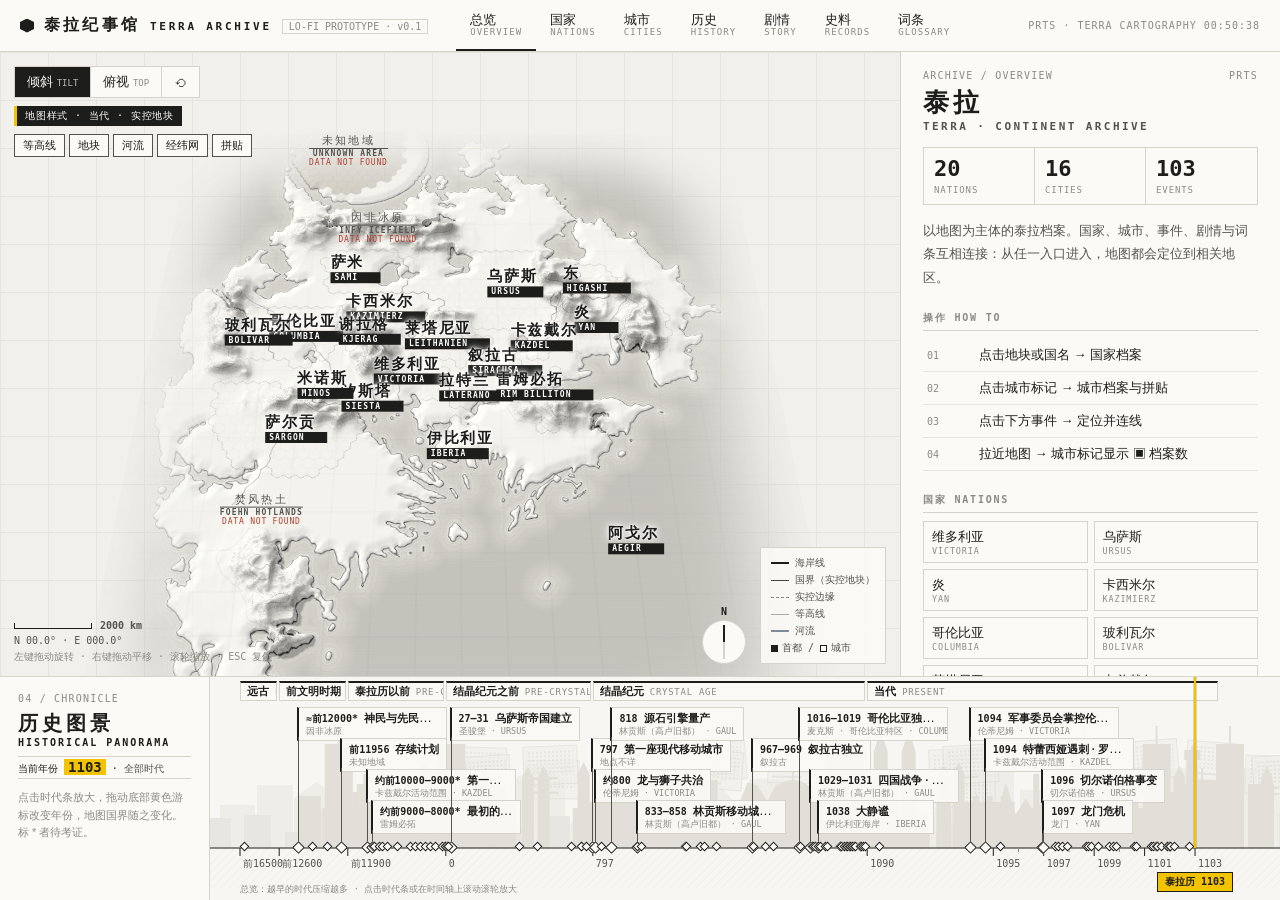
<file: prototype/index.html>
<!doctype html>
<html lang="zh-CN">
<head>
<meta charset="utf-8">
<meta name="viewport" content="width=device-width, initial-scale=1">
<title>泰拉纪事馆 · TERRA ARCHIVE</title>
<link rel="stylesheet" href="style.css">
<script type="importmap">
{ "imports": {
  "three": "./vendor/three/three.module.js",
  "three/addons/": "./vendor/three/addons/"
} }
</script>
</head>
<body>
<div id="app">
  <header id="top">
    <div class="brand">
      <span class="mark"></span>
      <b>泰拉纪事馆</b><span class="en">TERRA ARCHIVE</span>
      <span class="ver">LO-FI PROTOTYPE · v0.1</span>
    </div>
    <nav id="nav">
      <button data-tab="map" class="on">总览<i>OVERVIEW</i></button>
      <button data-tab="nations">国家<i>NATIONS</i></button>
      <button data-tab="cities">城市<i>CITIES</i></button>
      <button data-tab="events">历史<i>HISTORY</i></button>
      <button data-tab="story">剧情<i>STORY</i></button>
      <button data-tab="gazette">史料<i>RECORDS</i></button>
      <button data-tab="glossary">词条<i>GLOSSARY</i></button>
    </nav>
    <div class="sys">PRTS · TERRA CARTOGRAPHY <span id="clock"></span></div>
  </header>

  <main id="map">
    <div id="gl"></div>
    <div id="labels"></div>
    <div id="frags"></div>

    <div id="hud-tl" class="hud">
      <div class="seg" id="view-seg">
        <button data-view="tilt" class="on">倾斜 <i>TILT</i></button>
        <button data-view="top">俯视 <i>TOP</i></button>
        <button data-view="reset" title="复位">⟲</button>
      </div>
      <div id="era-style" class="era-style mono">地图样式 · 当代</div>
      <div class="chips" id="layers">
        <button data-layer="contour" class="on">等高线</button>
        <button data-layer="hex" class="on">地块</button>
        <button data-layer="river" class="on">河流</button>
        <button data-layer="grid" class="on">经纬网</button>
        <button data-layer="collage" class="on">拼贴</button>
      </div>
    </div>

    <div id="hud-bl" class="hud mono">
      <div class="scale"><span id="scale-bar"></span><b id="scale-txt">500 km</b></div>
      <div id="coord">N 00.0° · E 000.0°</div>
      <div class="hint">左键拖动旋转 · 右键拖动平移 · 滚轮缩放 · ESC 复位</div>
    </div>

    <div id="hud-br" class="hud">
      <div id="compass"><span>N</span><i></i></div>
      <ul class="legend mono">
        <li><i class="lg-coast"></i>海岸线</li>
        <li><i class="lg-border"></i>国界（实控地块）</li>
        <li><i class="lg-dash"></i>实控边缘</li>
        <li><i class="lg-contour"></i>等高线</li>
        <li><i class="lg-river"></i>河流</li>
        <li><i class="lg-cap"></i>首都 / <i class="lg-city"></i>城市</li>
      </ul>
    </div>

    <div id="tip"></div>
    <div id="loading"><div><b>PRTS</b> 正在载入测绘数据 …</div></div>
  </main>

  <aside id="panel"></aside>

  <section id="timeline">
    <div id="tl-head">
      <div class="no mono">04 / CHRONICLE</div>
      <h2>历史图景</h2>
      <div class="en">HISTORICAL PANORAMA</div>
      <div class="range mono">当前年份 <b id="tl-year">1103</b> · <span id="tl-range">全部时代</span></div>
      <p>点击时代条放大，拖动底部黄色游标改变年份，地图国界随之变化。标 * 者待考证。</p>
    </div>
    <div id="tl-track">
      <div id="tl-bg"></div>
      <svg id="tl-axis"></svg>
      <div id="tl-nodes"></div>
    </div>
  </section>

  <svg id="overlay"></svg>
  <section id="paper" hidden></section>
</div>
<script type="module" src="js/main.js?v=2"></script>
</body>
</html>
</file>
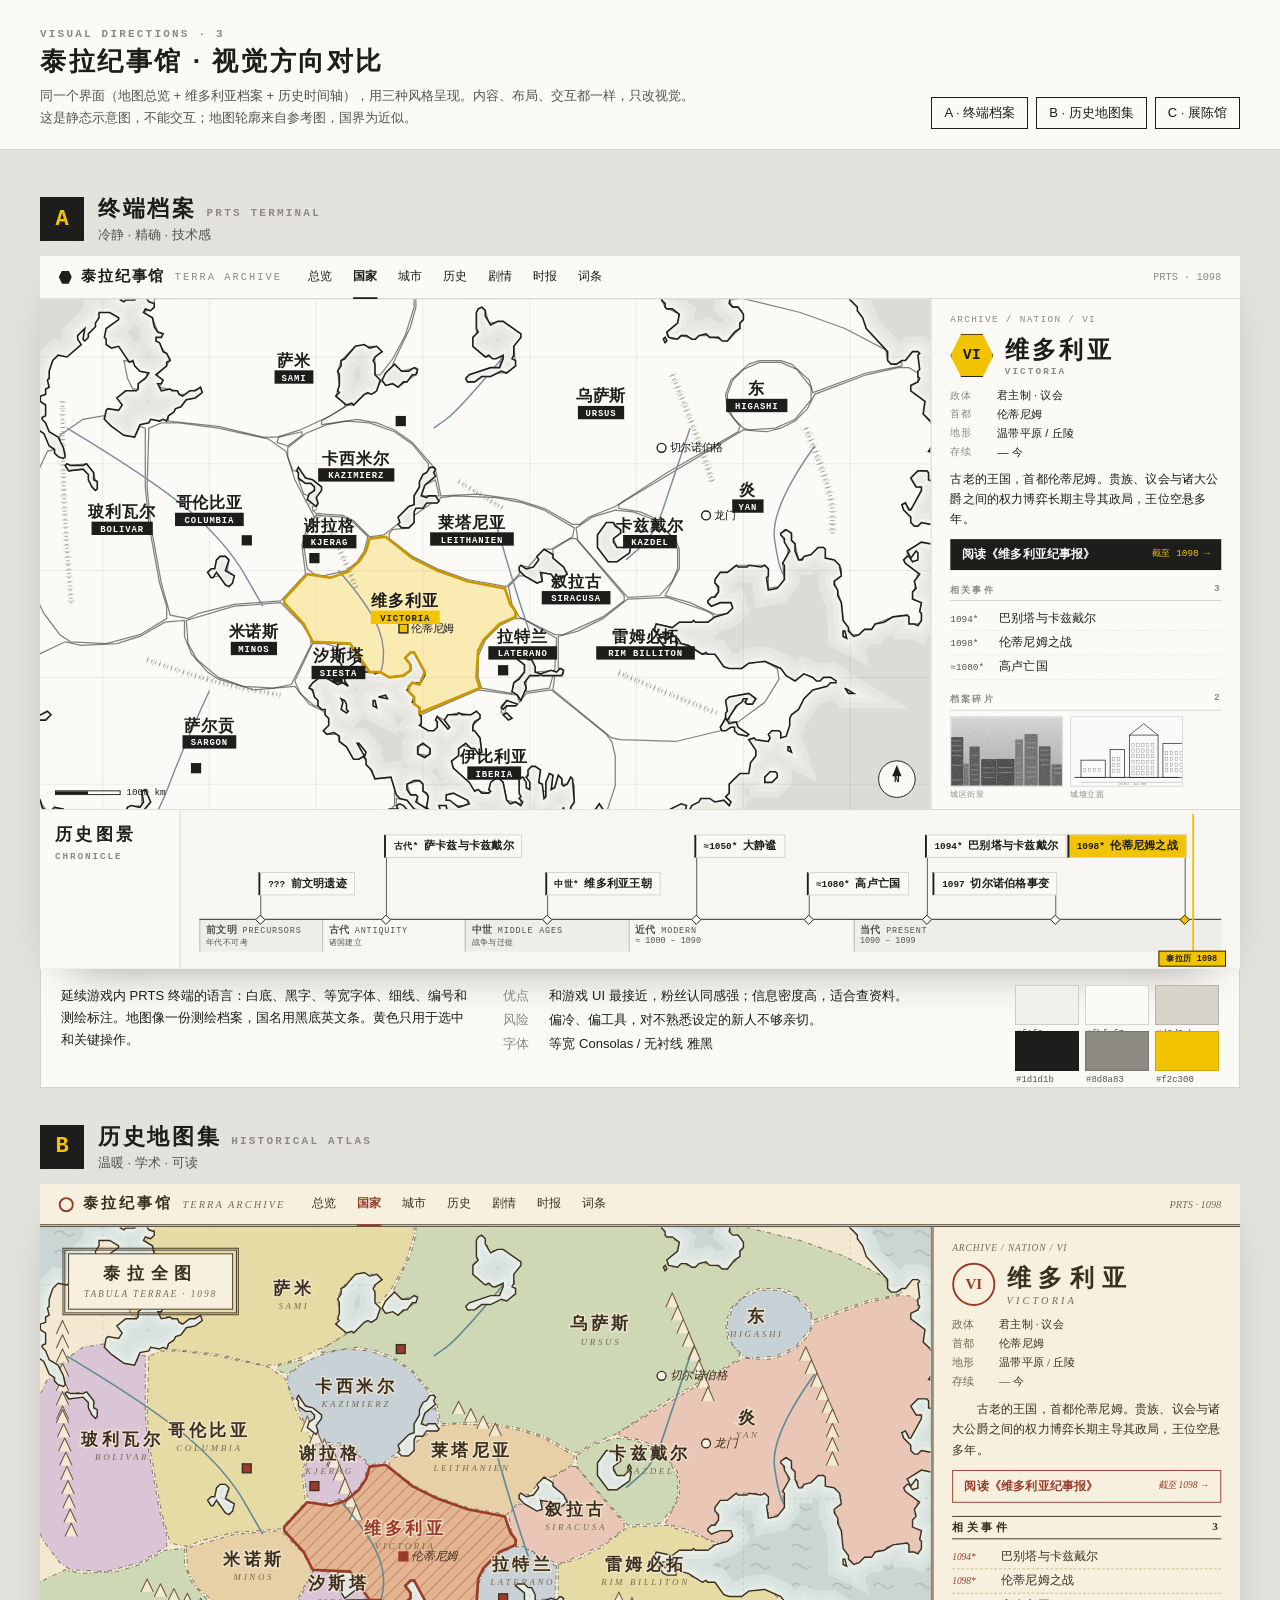
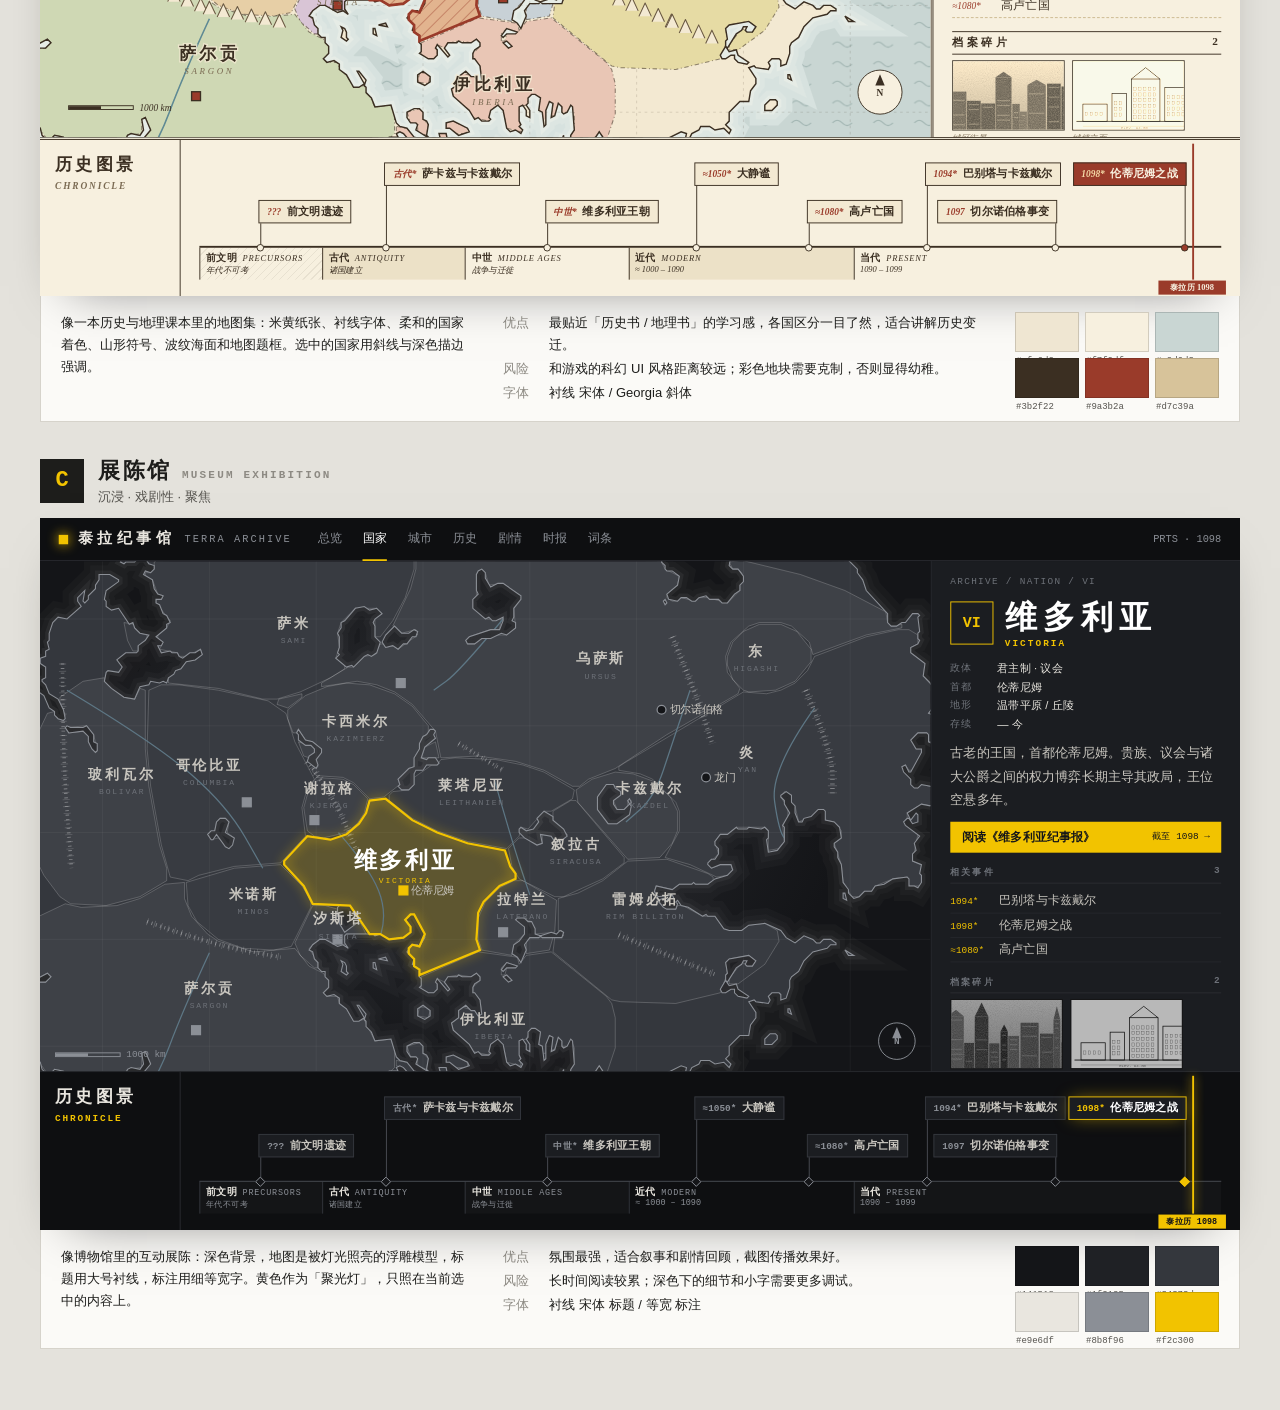
<file: prototype/styles.html>
<!doctype html>
<html lang="zh-CN">
<head>
<meta charset="utf-8">
<meta name="viewport" content="width=device-width, initial-scale=1">
<title>视觉方向对比 · TERRA ARCHIVE</title>
<link rel="stylesheet" href="styles-compare.css">
</head>
<body>
<header class="cmp-head">
  <div>
    <div class="cmp-no">VISUAL DIRECTIONS · 3</div>
    <h1>泰拉纪事馆 · 视觉方向对比</h1>
    <p>同一个界面（地图总览 + 维多利亚档案 + 历史时间轴），用三种风格呈现。内容、布局、交互都一样，只改视觉。<br>
      这是静态示意图，不能交互；地图轮廓来自参考图，国界为近似。</p>
  </div>
  <nav class="cmp-nav"><a href="#A">A · 终端档案</a><a href="#B">B · 历史地图集</a><a href="#C">C · 展陈馆</a></nav>
</header>
<main id="cmp"></main>
<script type="module" src="js/styles-compare.js"></script>
</body>
</html>
</file>
<file: prototype/style.css>
:root {
  --bg: #f1f0ec;
  --paper: #fbfaf7;
  --line: #d6d3cb;
  --line2: #e7e4dd;
  --ink: #1d1d1b;
  --ink2: #55534e;
  --ink3: #8d8a83;
  --accent: #f2c300;
  --accent-ink: #8a6d00;
  --sans: "Inter", "Segoe UI", "Microsoft YaHei UI", "PingFang SC", sans-serif;
  --mono: "JetBrains Mono", "Cascadia Mono", Consolas, monospace;
}
* { box-sizing: border-box; }
html, body { margin: 0; height: 100%; background: var(--bg); color: var(--ink); font-family: var(--sans); overflow: hidden; font-size: 13px; }
button { font: inherit; color: inherit; cursor: pointer; }
.mono { font-family: var(--mono); }
i { font-style: normal; }

#app { display: grid; grid-template-rows: 52px 1fr 224px; grid-template-columns: 1fr 380px; height: 100vh; }

/* ---------- header */
#top { grid-column: 1 / 3; display: flex; align-items: center; gap: 28px; padding: 0 20px; border-bottom: 1px solid var(--line); background: var(--paper); z-index: 30; }
.brand { display: flex; align-items: baseline; gap: 10px; white-space: nowrap; }
.brand .mark { width: 14px; height: 14px; background: var(--ink); clip-path: polygon(50% 0, 100% 25%, 100% 75%, 50% 100%, 0 75%, 0 25%); align-self: center; }
.brand b { font-size: 16px; letter-spacing: .2em; }
.brand .en { font: 600 11px var(--mono); letter-spacing: .25em; }
.brand .ver { font: 10px var(--mono); color: var(--ink3); border: 1px solid var(--line); padding: 1px 6px; }
#nav { display: flex; height: 100%; }
#nav button { background: none; border: 0; border-bottom: 2px solid transparent; padding: 0 14px; display: flex; flex-direction: column; justify-content: center; line-height: 1.2; font-weight: 500; }
#nav button i { font: 9px var(--mono); color: var(--ink3); letter-spacing: .12em; }
#nav button:hover { background: #f4f3ef; }
#nav button.on { border-bottom-color: var(--ink); }
.sys { margin-left: auto; font: 10px var(--mono); color: var(--ink3); letter-spacing: .1em; white-space: nowrap; }

/* ---------- map */
#map { position: relative; overflow: hidden; background-color: var(--bg);
  background-image: linear-gradient(var(--line2) 1px, transparent 1px), linear-gradient(90deg, var(--line2) 1px, transparent 1px);
  background-size: 48px 48px; }
#gl, #labels, #frags { position: absolute; inset: 0; }
#labels, #frags { pointer-events: none; }
#gl canvas { display: block; }

.hud { position: absolute; z-index: 5; }
#hud-tl { top: 14px; left: 14px; display: flex; flex-direction: column; gap: 8px; align-items: flex-start; }
.seg { display: flex; background: var(--paper); border: 1px solid var(--line); }
.seg button { border: 0; background: none; padding: 6px 12px; border-right: 1px solid var(--line); }
.seg button:last-child { border-right: 0; }
.seg button i, .slider i { font: 9px var(--mono); color: var(--ink3); }
.seg button.on { background: var(--ink); color: #fff; }
.seg button.on i { color: #bbb; }
.slider { display: flex; align-items: center; gap: 8px; background: var(--paper); border: 1px solid var(--line); padding: 4px 10px; }
.slider input { width: 110px; accent-color: var(--ink); }
.slider output { font: 10px var(--mono); width: 32px; }
.chips { display: flex; gap: 4px; }
.chips button { border: 1px solid var(--line); background: var(--paper); padding: 3px 8px; font-size: 11px; color: var(--ink3); }
.chips button.on { color: var(--ink); border-color: var(--ink2); }

#hud-bl { left: 14px; bottom: 12px; font-size: 10px; color: var(--ink2); display: flex; flex-direction: column; gap: 4px; }
.scale { display: flex; align-items: center; gap: 8px; }
#scale-bar { display: inline-block; height: 6px; border: 1px solid var(--ink); border-top: 0; width: 80px; }
.hint { color: var(--ink3); }

#hud-br { right: 14px; bottom: 12px; display: flex; align-items: flex-end; gap: 14px; }
#compass { width: 44px; height: 44px; border: 1px solid var(--line); border-radius: 50%; background: var(--paper); position: relative; }
#compass span { position: absolute; top: -15px; left: 50%; transform: translateX(-50%); font: 600 10px var(--mono); }
#compass i { position: absolute; left: 50%; top: 50%; width: 2px; height: 34px; margin: -17px 0 0 -1px; background: linear-gradient(var(--ink) 50%, var(--line) 50%); transition: none; }
.legend { list-style: none; margin: 0; padding: 8px 10px; background: rgba(251,250,247,.9); border: 1px solid var(--line); font-size: 10px; color: var(--ink2); display: grid; gap: 3px; }
.legend i { display: inline-block; width: 18px; height: 0; vertical-align: middle; margin-right: 6px; }
.lg-coast { border-top: 2px solid var(--ink); }
.lg-border { border-top: 1.5px solid #444; }
.lg-dash { border-top: 1.5px dashed #888; }
.lg-contour { border-top: 1px solid #aaa; }
.lg-river { border-top: 2px solid #7d8c96; }
.lg-cap, .lg-city { width: 7px !important; height: 7px !important; border: 1.5px solid var(--ink); margin-right: 4px !important; }
.lg-cap { background: var(--ink); }

#tip { position: absolute; pointer-events: none; z-index: 6; background: var(--ink); color: #fff; font-size: 11px; padding: 3px 8px; display: none; white-space: nowrap; }
#tip i { font: 9px var(--mono); color: #bbb; margin-left: 6px; }
#loading { position: absolute; inset: 0; display: grid; place-items: center; background: var(--bg); z-index: 20; font: 12px var(--mono); color: var(--ink2); letter-spacing: .1em; }
#loading b { background: var(--ink); color: #fff; padding: 2px 6px; margin-right: 6px; }

/* map labels */
.nl, .ct, .rg { position: absolute; left: 0; top: 0; pointer-events: auto; cursor: pointer; white-space: nowrap; will-change: transform; }
.nl > div { transform: translate(-50%, -50%); display: flex; flex-direction: column; align-items: flex-start; }
.nl .zh { font-weight: 700; font-size: 15px; letter-spacing: .12em; text-shadow: 0 0 2px #fff, 0 0 5px #fff, 0 0 8px #fff; }
.nl .en { font: 600 8px var(--mono); letter-spacing: .14em; background: var(--ink); color: #fff; padding: 1px 22px 1px 4px; }
.nl:hover .en { background: #444; }
.nl.on .en { background: var(--accent); color: var(--ink); }
.nl.dim { opacity: .35; }
.ct > div { transform: translate(-5px, -5px); display: flex; align-items: center; gap: 5px; }
.ct i { width: 8px; height: 8px; border: 1.5px solid var(--ink); background: #fff; flex: none; }
.ct.cap i { background: var(--ink); }
.ct.site i { border-radius: 50%; border-style: dashed; }
.ct span { font-size: 11px; font-weight: 500; text-shadow: 0 0 2px #fff, 0 0 4px #fff, 0 0 6px #fff; }
.ct em { font: 9px var(--mono); font-style: normal; color: var(--ink2); background: rgba(251,250,247,.85); padding: 0 3px; }
.ct b { display: none; font: 9px var(--mono); background: var(--paper); border: 1px solid var(--line); padding: 0 3px; font-weight: 400; }
#labels.near .ct b { display: inline; }
.ct.on i { background: var(--accent); border-color: var(--ink); }
.ct.on span { background: var(--accent); padding: 0 3px; }
.rg > div { transform: translate(-50%, -50%); text-align: center; }
.rg .zh { font-size: 11px; letter-spacing: .2em; color: var(--ink2); }
.rg .en { font: 600 8px var(--mono); letter-spacing: .14em; color: var(--ink2); border-top: 1px solid var(--ink2); }
.rg .nf { font: 8px var(--mono); color: #b0402f; letter-spacing: .1em; }

/* collage fragments */
.frag { position: absolute; left: 0; top: 0; width: 124px; background: var(--paper); border: 1px solid var(--line); padding: 3px; box-shadow: 0 6px 18px -10px rgba(0,0,0,.35); pointer-events: auto; opacity: 0; transition: opacity .35s; }
.frag.show { opacity: 1; }
.frag svg { display: block; width: 116px; height: auto; filter: grayscale(1); }
.frag .cap { font: 9px var(--mono); color: var(--ink2); padding: 3px 1px 0; display: flex; gap: 6px; }
.frag .cap b { color: var(--ink); font-weight: 600; }

/* ---------- panel */
#panel { position: relative; z-index: 30; background: var(--paper); border-left: 1px solid var(--line); overflow-y: auto; padding: 18px 22px 30px; }
#panel h1 { font-size: 26px; letter-spacing: .14em; margin: 4px 0 0; }
#panel h3 { font: 600 10px var(--mono); letter-spacing: .18em; color: var(--ink3); border-bottom: 1px solid var(--line); padding-bottom: 5px; margin: 22px 0 8px; display: flex; justify-content: space-between; }
.crumb { font: 10px var(--mono); color: var(--ink3); letter-spacing: .12em; display: flex; justify-content: space-between; }
.crumb a { color: var(--ink2); cursor: pointer; text-decoration: none; border-bottom: 1px solid var(--line); }
.ph-head { display: flex; gap: 14px; align-items: center; margin-top: 14px; }
.emb { width: 58px; height: 64px; flex: none; background: var(--ink); color: #fff; clip-path: polygon(50% 0, 100% 25%, 100% 75%, 50% 100%, 0 75%, 0 25%); display: grid; place-items: center; font: 600 13px var(--mono); letter-spacing: .05em; }
.emb.ev { background: var(--accent); color: var(--ink); }
.ph-en { font: 600 11px var(--mono); letter-spacing: .22em; color: var(--ink2); }
.kv { display: grid; grid-template-columns: 76px 1fr; margin: 16px 0 0; border-top: 1px solid var(--line); }
.kv dt, .kv dd { margin: 0; padding: 6px 0; border-bottom: 1px solid var(--line2); }
.kv dt { font: 10px var(--mono); color: var(--ink3); letter-spacing: .08em; }
.kv dd { font-size: 12px; }
.sum { line-height: 1.8; color: var(--ink2); margin: 14px 0 0; }
.tbd { display: inline-block; font: 9px var(--mono); color: var(--accent-ink); border: 1px solid var(--accent); padding: 0 4px; margin-left: 6px; vertical-align: middle; }
.list { list-style: none; margin: 0; padding: 0; }
.list li { display: flex; align-items: baseline; gap: 10px; padding: 7px 4px; border-bottom: 1px solid var(--line2); cursor: pointer; }
.list li:hover { background: #f3f1ea; }
.list li .yr, .list li .k { font: 10px var(--mono); color: var(--ink3); width: 42px; flex: none; }
.list li b { font-weight: 500; }
.list li em { font-style: normal; margin-left: auto; font: 10px var(--mono); color: var(--ink3); }
.grid2 { display: grid; grid-template-columns: 1fr 1fr; gap: 6px; }
.grid2 button { text-align: left; border: 1px solid var(--line); background: none; padding: 6px 8px; display: flex; flex-direction: column; }
.grid2 button:hover { border-color: var(--ink2); }
.grid2 button i { font: 8.5px var(--mono); color: var(--ink3); letter-spacing: .1em; }
.stats { display: grid; grid-template-columns: repeat(3, 1fr); border: 1px solid var(--line); margin-top: 14px; }
.stats div { padding: 8px 10px; border-right: 1px solid var(--line); }
.stats div:last-child { border-right: 0; }
.stats b { display: block; font: 600 22px var(--mono); }
.stats span { font: 9px var(--mono); color: var(--ink3); letter-spacing: .1em; }
.thumbs { display: flex; gap: 6px; flex-wrap: wrap; }
.thumbs figure { margin: 0; width: 104px; }
.thumbs svg { width: 104px; height: auto; display: block; border: 1px solid var(--line); }
.thumbs figcaption { font: 9px var(--mono); color: var(--ink3); margin-top: 2px; }
.note { margin-top: 24px; font: 9.5px var(--mono); color: var(--ink3); border-left: 2px solid var(--accent); padding-left: 8px; line-height: 1.6; }
.chapter { border: 1px solid var(--line); padding: 10px 12px; margin-bottom: 8px; cursor: pointer; }
.chapter:hover { border-color: var(--ink2); }
.chapter .no { font: 10px var(--mono); color: var(--ink3); }
.chapter b { display: block; font-size: 15px; margin: 2px 0; }

/* ---------- timeline */
#timeline { grid-column: 1 / 3; display: flex; border-top: 1px solid var(--line); background: #f7f6f2; position: relative; z-index: 10; }
#tl-head { width: 210px; flex: none; padding: 16px 18px; border-right: 1px solid var(--line); background: var(--paper); }
#tl-head .no { font-size: 10px; color: var(--ink3); letter-spacing: .12em; }
#tl-head h2 { margin: 6px 0 0; font-size: 20px; letter-spacing: .2em; }
#tl-head .en { font: 600 10px var(--mono); letter-spacing: .2em; }
#tl-head .range { font-size: 10px; margin-top: 8px; padding: 2px 0; border-top: 1px solid var(--line); border-bottom: 1px solid var(--line); }
#tl-head p { font-size: 11px; line-height: 1.6; color: var(--ink3); margin: 10px 0 0; }
#tl-track { position: relative; flex: 1; overflow: hidden; }
#tl-bg, #tl-axis, #tl-nodes { position: absolute; inset: 0; }
#tl-axis { width: 100%; height: 100%; }
#tl-axis text { font: 10px var(--mono); fill: var(--ink2); }
.tl-ev { position: absolute; cursor: pointer; }
.tl-ev .card { background: rgba(251,250,247,.92); border: 1px solid var(--line); border-left: 2px solid var(--ink); padding: 3px 8px 4px; white-space: nowrap; transform: translateX(-2px); }
.tl-ev .card .yr { font: 600 10px var(--mono); margin-right: 6px; }
.tl-ev .card b { font-weight: 600; font-size: 12px; }
.tl-ev .card em { display: block; font: 9px var(--mono); font-style: normal; color: var(--ink3); }
.tl-ev .stem { position: absolute; left: -1px; width: 1px; background: var(--ink2); }
.tl-ev .dot { position: absolute; left: -5px; width: 9px; height: 9px; background: var(--paper); border: 1.5px solid var(--ink); transform: rotate(45deg); }
.tl-ev:hover .card { border-color: var(--ink2); }
.tl-ev.on .card { background: var(--accent); border-color: var(--ink); }
.tl-ev.on .dot { background: var(--accent); }
.tl-ev.rel .card { border-left-color: var(--accent); }

#overlay { position: fixed; inset: 0; width: 100vw; height: 100vh; pointer-events: none; z-index: 20; }
#overlay .ld { fill: none; stroke: #4a4944; stroke-width: .8; }
#overlay .anc { fill: none; stroke: var(--ink); stroke-width: 1.2; }
#overlay .evl { fill: none; stroke: #c99700; stroke-width: 1.2; stroke-dasharray: 4 3; }
#overlay .route { fill: none; stroke: #c99700; stroke-width: 2; stroke-dasharray: 6 4; }
#overlay .ancY { fill: var(--accent); stroke: var(--ink); stroke-width: 1.2; }

/* ---------- 时间：年份游标 */
#tl-cursor { position: absolute; left: 0; top: 0; z-index: 3; pointer-events: auto; cursor: ew-resize; }
#tl-cursor i { position: absolute; left: -1px; top: 0; width: 2px; background: var(--accent); box-shadow: 0 0 0 1px rgba(138,109,0,.25); }
#tl-cursor b { position: absolute; left: -38px; bottom: auto; width: 76px; text-align: center; font: 600 10px var(--mono); background: var(--accent); color: var(--ink); border: 1px solid var(--ink); padding: 2px 0; }
#tl-track.drag, #tl-track.drag * { cursor: ew-resize !important; user-select: none; }
#tl-track::after { content: ''; position: absolute; left: 0; right: 0; bottom: 0; height: 60px; cursor: ew-resize; z-index: 0; }
.tl-ev.future { opacity: .32; }
.tl-ev.future .card { border-left-style: dashed; }
#tl-head .range b { font-size: 14px; color: var(--ink); background: var(--accent); padding: 0 4px; }

/* ---------- 面板：行动按钮、存续年表 */
.cta { display: flex; justify-content: space-between; align-items: center; width: 100%; margin: 14px 0 4px; padding: 10px 12px; background: var(--ink); color: #fff; border: 0; font: 600 13px var(--sans); letter-spacing: .06em; cursor: pointer; }
.cta i { font: 10px var(--mono); font-style: normal; color: var(--accent); }
.cta:hover { background: #000; }
.emb.gone { background: repeating-linear-gradient(135deg, transparent 0 4px, rgba(0,0,0,.08) 4px 5px); color: var(--ink3); }
.life { list-style: none; margin: 0; padding: 0; position: relative; }
.life li { display: grid; grid-template-columns: 70px 1fr; gap: 6px; align-items: center; padding: 4px 0; cursor: pointer; border-bottom: 1px dotted var(--line2); }
.life li:hover b { text-decoration: underline; }
.life li b { font-size: 12px; font-weight: 600; }
.life li.dead b { color: var(--ink3); }
.life .bar { position: relative; height: 10px; background: linear-gradient(to right, transparent calc(var(--now) - 1px), var(--accent) calc(var(--now) - 1px), var(--accent) calc(var(--now) + 1px), transparent calc(var(--now) + 1px)); }
.life .bar i { position: absolute; top: 3px; height: 4px; background: var(--ink); }
.life li.dead .bar i { background: var(--ink3); }
.life .bar u { position: absolute; top: -3px; transform: translateX(3px); font: 9px var(--mono); text-decoration: none; color: var(--ink2); white-space: nowrap; }

/* ---------- 时报 */
#paper { position: fixed; top: 52px; bottom: 224px; left: 0; right: 0; z-index: 40; overflow-y: auto; background: #e9e7e1; }
#paper[hidden] { display: none; }
.pp-bar { position: sticky; top: 0; z-index: 2; display: flex; align-items: center; gap: 18px; padding: 8px 20px; background: var(--paper); border-bottom: 1px solid var(--line); font-size: 12px; }
.pp-bar button { border: 1px solid var(--ink); background: var(--ink); color: #fff; padding: 4px 10px; cursor: pointer; font: 600 12px var(--sans); }
.pp-bar select { font: 12px var(--sans); border: 1px solid var(--line); background: #fff; padding: 2px 4px; }
.pp-bar .hint { margin-left: auto; color: var(--ink3); font-size: 11px; }
.pp-sheet { --serif: "Noto Serif SC", "Source Han Serif SC", "Songti SC", "SimSun", Georgia, serif; position: relative; max-width: 1080px; margin: 22px auto 40px; padding: 26px 40px 34px; background: #fbfaf6; box-shadow: 0 1px 0 var(--line), 0 18px 40px -26px rgba(0,0,0,.35); font-family: var(--serif); color: #1b1a17; }
.pp-mast { display: grid; grid-template-columns: 160px 1fr 160px; align-items: end; border-bottom: 4px double #1b1a17; padding-bottom: 10px; }
.pp-mast .ear { font: 11px/1.5 var(--mono); color: var(--ink2); border: 1px solid #1b1a17; padding: 6px 8px; }
.pp-mast .ear.r { text-align: right; }
.pp-mast .title { text-align: center; }
.pp-mast h1 { margin: 0; font: 900 52px/1.05 var(--serif); letter-spacing: .12em; }
.pp-mast .sub { font: italic 600 13px Georgia, serif; letter-spacing: .3em; margin-top: 4px; }
.pp-rule { display: flex; justify-content: space-between; font: 11px var(--mono); padding: 5px 0; border-bottom: 1px solid #1b1a17; margin-bottom: 18px; }
.pp-stamp { margin: 0 0 18px; padding: 10px 14px; border: 2px solid #1b1a17; text-align: center; font: 700 18px var(--serif); letter-spacing: .2em; background: repeating-linear-gradient(135deg, transparent 0 6px, rgba(0,0,0,.04) 6px 7px); }
.pp-stamp i { display: block; font: 12px var(--sans); letter-spacing: .05em; color: var(--ink2); margin-top: 4px; font-style: normal; }
.pp-empty { padding: 60px 0; text-align: center; font-size: 16px; line-height: 1.9; color: var(--ink2); }
.pp-grid { display: grid; grid-template-columns: 1fr 300px; gap: 30px; }
.pp-lead { border-right: 1px solid #1b1a17; padding-right: 30px; }
.pp-lead .kicker { font: 600 11px var(--mono); letter-spacing: .1em; color: var(--accent-ink); }
.pp-lead h2 { font: 900 40px/1.15 var(--serif); margin: 6px 0 2px; letter-spacing: .04em; }
.pp-lead .en { font: italic 13px Georgia, serif; letter-spacing: .2em; color: var(--ink2); }
.pp-lead .deck { font-size: 17px; line-height: 1.7; font-weight: 600; margin: 14px 0; padding-left: 12px; border-left: 3px solid var(--accent); }
.pp-fig { margin: 0 0 14px; }
.pp-fig svg { width: 100%; height: auto; display: block; filter: grayscale(1) contrast(1.05); border: 1px solid #1b1a17; }
.pp-fig figcaption, .pp-mats figcaption { font: 10px var(--mono); color: var(--ink2); margin-top: 4px; }
.pp-body { column-count: 2; column-gap: 26px; column-rule: 1px solid var(--line); font-size: 14.5px; line-height: 1.85; text-align: justify; }
.pp-body p { margin: 0 0 10px; text-indent: 2em; }
.pp-act { margin: 14px 0 6px; }
.pp-act button { background: var(--accent); border: 1px solid #1b1a17; padding: 6px 12px; font: 600 12px var(--sans); cursor: pointer; }
.pp-sheet h4 { display: flex; justify-content: space-between; font: 700 12px var(--sans); letter-spacing: .14em; border-top: 2px solid #1b1a17; border-bottom: 1px solid #1b1a17; padding: 4px 0; margin: 22px 0 10px; }
.pp-sheet h4 span { font: 11px var(--mono); }
.pp-side h4:first-child { margin-top: 0; }
.pp-mats { display: grid; grid-template-columns: repeat(auto-fill, minmax(150px, 1fr)); gap: 12px; }
.pp-mats figure { margin: 0; }
.pp-mats svg { width: 100%; height: auto; display: block; border: 1px solid var(--line); filter: grayscale(1); }
.pp-tags { display: flex; flex-wrap: wrap; gap: 6px; }
.pp-tags a { border: 1px solid #1b1a17; padding: 2px 8px; font: 12px var(--sans); cursor: pointer; }
.pp-tags a:hover { background: var(--accent); }
.pp-side dl { display: grid; grid-template-columns: 44px 1fr; gap: 4px 8px; margin: 0; font: 13px var(--sans); }
.pp-side dt { color: var(--ink3); }
.pp-side dd { margin: 0; }
.pp-item { padding: 8px 0; border-bottom: 1px dotted #9b988f; cursor: pointer; }
.pp-item span { font: 600 10px var(--mono); color: var(--ink2); }
.pp-item b { display: block; font: 800 17px/1.3 var(--serif); margin: 2px 0; }
.pp-item p { margin: 0; font-size: 13px; line-height: 1.6; color: #3a3833; }
.pp-item:hover b { text-decoration: underline; text-decoration-color: var(--accent); text-decoration-thickness: 3px; }
.pp-locked { margin-top: 12px; padding: 10px; border: 1px dashed #1b1a17; text-align: center; font: 12px/1.7 var(--sans); color: var(--ink2); }
.muted { color: var(--ink3); font: 12px var(--sans); }
.src { margin-top: 18px; }

/* ---------- 时间轴：时代条、迷你事件点、靠右卡片 */
.tl-era { position: absolute; top: 4px; height: 20px; display: flex; align-items: center; gap: 6px; padding: 0 6px; overflow: hidden; white-space: nowrap; border: 1px solid var(--line); border-top: 2px solid var(--ink); background: rgba(251,250,247,.9); font: 600 11px var(--sans); color: var(--ink); cursor: zoom-in; z-index: 2; text-align: left; }
.tl-era i { font: 9px var(--mono); font-style: normal; color: var(--ink3); letter-spacing: .08em; }
.tl-era span { font: 9px var(--mono); color: var(--ink2); margin-left: auto; }
.tl-era:hover { background: var(--accent); }
.tl-era.on { cursor: default; border-top-color: var(--accent); background: var(--paper); }
.tl-era.on:hover { background: var(--paper); }
.tl-era.back { cursor: zoom-out; background: var(--ink); color: #fff; border-color: var(--ink); width: 86px; }
.tl-ev.flip .card { transform: translateX(calc(-100% + 2px)); border-left: 1px solid var(--line); border-right: 2px solid var(--ink); }
.tl-ev.flip.rel .card { border-right-color: var(--accent); }
.tl-ev.mini .dot { width: 7px; height: 7px; left: -4px; }
.tl-ev.mini:hover .dot { background: var(--accent); }
.tl-ev.mini.on .dot { background: var(--accent); }
.tl-ev .card { max-width: 150px; overflow: hidden; text-overflow: ellipsis; }
.tl-ev .card b { font-size: 11.5px; }
#tl-range { color: var(--ink2); }
.era-style { background: var(--ink); color: #fff; font-size: 10px; letter-spacing: .08em; padding: 3px 8px; border-left: 3px solid var(--accent); }
.src-tag { display: inline-block; margin: 4px 0 2px; padding: 1px 6px; border: 1px solid #1b1a17; font: 11px var(--sans); color: #3a3833; background: #f3f1ea; }
.pp-lead .src-tag { margin-top: 8px; }
.pp-item .src-tag { font-size: 10px; margin: 2px 0 4px; }

/* 时间轴：紧凑卡片（四车道）与迷你事件悬停标签 */
.tl-ev .card { padding: 2px 7px 2px; line-height: 1.25; }
.tl-ev .card b { font-size: 11px; }
.tl-ev .card em { font-size: 8.5px; }
.tl-era.on.zoomed { cursor: zoom-out; }
.tl-era.on.zoomed:hover { background: var(--accent); }
.tl-ev.mini { z-index: 1; }
.tl-ev.mini::after { content: attr(data-label); position: absolute; left: 0; bottom: 14px; transform: translateX(-50%); white-space: nowrap; background: var(--ink); color: #fff; font: 11px var(--sans); padding: 2px 7px; pointer-events: none; opacity: 0; transition: opacity .12s; }
.tl-ev.mini:hover { z-index: 5; }
.tl-ev.mini:hover::after { opacity: 1; }
.chapter .no .ck { display: inline-block; font: 600 9px var(--mono); padding: 0 5px; margin-right: 6px; border: 1px solid var(--ink); }
.chapter.main .no .ck { background: var(--ink); color: #fff; }

/* ---------- 窄屏（手机）：上下排列，地图在上，档案与时间轴在下 */
@media (max-width: 760px) {
  html, body { height: auto; overflow: auto; }
  #app { height: auto; grid-template-columns: 1fr; grid-template-rows: auto 64vh auto auto; }
  #top, #timeline { grid-column: auto; }
  #top { flex-wrap: wrap; gap: 6px 14px; padding: 8px max(16px, env(safe-area-inset-left, 0px)); }
  #top .sys, .brand .ver { display: none; }
  #nav { width: 100%; overflow-x: auto; scrollbar-width: none; }
  #panel { border-left: 0; border-top: 1px solid var(--line); }
  .legend { display: none; }
  #hud-bl .hint { display: none; }
  #timeline { flex-direction: column; }
  #tl-head { width: auto; border-right: 0; border-bottom: 1px solid var(--line); padding: 10px 16px; }
  #tl-head p { display: none; }
  #tl-track { height: 224px; flex: none; }
  #paper { top: 0; bottom: 0; }
  .pp-sheet { margin: 12px 8px 24px; padding: 18px 16px 24px; }
  .pp-mast { grid-template-columns: 1fr; gap: 8px; }
  .pp-mast .ear { display: none; }
  .pp-mast h1 { font-size: 34px; }
  .pp-grid { grid-template-columns: 1fr; }
  .pp-lead { border-right: 0; padding-right: 0; }
  .pp-body { column-count: 1; }
  .pp-bar { flex-wrap: wrap; gap: 8px; }
  .pp-bar .hint { display: none; }
}
</file>
<file: prototype/styles-compare.css>
/* ---------- 对比页外框 */
:root { --sans: "Segoe UI", "Microsoft YaHei UI", "PingFang SC", sans-serif; --mono: "Cascadia Mono", Consolas, monospace; --serif: "Noto Serif SC", "Source Han Serif SC", "Songti SC", "SimSun", serif; }
* { box-sizing: border-box; }
body { margin: 0; background: #e4e2dc; color: #1d1d1b; font-family: var(--sans); }
.cmp-head { display: flex; justify-content: space-between; align-items: flex-end; gap: 24px; padding: 28px 40px 20px; background: #fbfaf7; border-bottom: 1px solid #d6d3cb; position: sticky; top: 0; z-index: 10; }
.cmp-no { font: 600 11px var(--mono); letter-spacing: .2em; color: #8d8a83; }
.cmp-head h1 { margin: 4px 0 6px; font-size: 26px; letter-spacing: .1em; }
.cmp-head p { margin: 0; font-size: 13px; line-height: 1.7; color: #55534e; }
.cmp-nav { display: flex; gap: 8px; flex-wrap: wrap; }
.cmp-nav a { color: #1d1d1b; text-decoration: none; border: 1px solid #1d1d1b; padding: 6px 12px; font-size: 13px; white-space: nowrap; }
.cmp-nav a:hover { background: #f2c300; }
main { padding: 10px 40px 60px; }
.dir { margin: 34px auto 0; max-width: 1280px; scroll-margin-top: 130px; }
.dir-head { display: flex; align-items: center; gap: 14px; margin-bottom: 12px; }
.dir-head .tag { width: 44px; height: 44px; display: grid; place-items: center; background: #1d1d1b; color: #f2c300; font: 700 22px var(--mono); }
.dir-head h2 { margin: 0; font-size: 22px; letter-spacing: .12em; }
.dir-head h2 i { font: 600 11px var(--mono); font-style: normal; letter-spacing: .2em; color: #8d8a83; margin-left: 10px; }
.dir-head .key { font-size: 13px; color: #55534e; margin-top: 2px; }
.stage { position: relative; width: 100%; overflow: hidden; box-shadow: 0 20px 50px -30px rgba(0,0,0,.5); }
.fit { width: 1280px; height: 760px; transform-origin: 0 0; }
.dir-info { display: grid; grid-template-columns: 1.2fr 1.4fr auto; gap: 28px; align-items: start; background: #fbfaf7; border: 1px solid #d6d3cb; border-top: 0; padding: 16px 20px; font-size: 13px; line-height: 1.7; }
.dir-info p { margin: 0; }
.dir-info dl { margin: 0; display: grid; grid-template-columns: 36px 1fr; gap: 2px 10px; }
.dir-info dt { color: #8d8a83; }
.dir-info dd { margin: 0; }
.sw { display: grid; grid-template-columns: repeat(3, 64px); gap: 6px; }
.sw span { height: 40px; border: 1px solid rgba(0,0,0,.15); position: relative; }
.sw i { position: absolute; left: 0; bottom: -15px; font: 9px var(--mono); font-style: normal; color: #55534e; }
@media (max-width: 900px) { main { padding: 10px 16px 40px; } .cmp-head { flex-direction: column; align-items: flex-start; padding: 18px 16px; } .dir-info { grid-template-columns: 1fr; } }

/* ---------- 画框公共结构（1280×760） */
.frame { width: 1280px; height: 760px; display: grid; grid-template-rows: 46px 1fr 170px; grid-template-columns: 1fr 330px; overflow: hidden; position: relative; }
.f-top { grid-column: 1 / 3; display: flex; align-items: center; gap: 28px; padding: 0 20px; }
.f-top .brand { display: flex; align-items: center; gap: 10px; }
.f-top .brand b { font-size: 16px; letter-spacing: .12em; }
.f-top .brand i { font-style: normal; font-size: 11px; letter-spacing: .2em; }
.f-top nav { display: flex; gap: 22px; font-size: 13px; }
.f-top nav span { padding: 13px 0; border-bottom: 2px solid transparent; }
.f-top .sys { margin-left: auto; font: 11px var(--mono); }
.f-map { position: relative; overflow: hidden; }
.f-map svg.m { position: absolute; inset: 0; width: 100%; height: 100%; }
.deco { position: absolute; }
.cartouche { display: none; }
.scale { left: 16px; bottom: 12px; font: 10px var(--mono); display: flex; align-items: center; gap: 6px; }
.scale span { width: 70px; height: 5px; border: 1px solid currentColor; background: linear-gradient(90deg, currentColor 50%, transparent 50%); }
.compass { right: 16px; bottom: 12px; width: 40px; height: 40px; border: 1px solid currentColor; border-radius: 50%; display: grid; place-items: center; font: 600 10px var(--mono); }
.compass i { position: absolute; top: 4px; width: 0; height: 0; border: 5px solid transparent; border-bottom: 12px solid currentColor; transform: translateY(-5px); }
.f-panel { overflow: hidden; padding: 16px 20px; font-size: 13px; }
.f-panel .crumb { font: 10px var(--mono); letter-spacing: .14em; }
.f-panel .ph { display: flex; gap: 12px; align-items: center; margin: 10px 0 12px; }
.f-panel .emb { width: 46px; height: 46px; display: grid; place-items: center; font: 700 16px var(--mono); flex: none; }
.f-panel h2 { margin: 0; font-size: 26px; letter-spacing: .12em; }
.f-panel .en { font: 600 10px var(--mono); letter-spacing: .22em; }
.f-panel dl { display: grid; grid-template-columns: 40px 1fr; gap: 3px 10px; margin: 0; font-size: 12px; }
.f-panel dd { margin: 0; }
.f-panel .sum { line-height: 1.7; margin: 10px 0; font-size: 12.5px; }
.f-panel .cta { width: 100%; display: flex; justify-content: space-between; padding: 8px 12px; border: 0; font: 600 12.5px var(--sans); }
.f-panel .cta i { font: 10px var(--mono); font-style: normal; }
.f-panel h4 { display: flex; justify-content: space-between; margin: 14px 0 6px; font: 600 10px var(--mono); letter-spacing: .18em; padding-bottom: 4px; }
.f-panel ul { list-style: none; margin: 0; padding: 0; }
.f-panel li { padding: 4px 0; font-size: 12.5px; }
.f-panel li span { font: 10px var(--mono); margin-right: 8px; display: inline-block; width: 44px; }
.f-panel .figs { display: flex; gap: 8px; }
.f-panel figure { margin: 0; width: 120px; }
.f-panel figure svg { width: 120px; height: auto; display: block; }
.f-panel figcaption { font: 9px var(--mono); margin-top: 2px; }
.f-tl { grid-column: 1 / 3; display: flex; }
.tl-head { width: 150px; flex: none; padding: 14px 16px; }
.tl-head b { display: block; font-size: 18px; letter-spacing: .2em; }
.tl-head i { font: 600 10px var(--mono); font-style: normal; letter-spacing: .2em; }
.tl-in { position: relative; flex: 1; margin: 0 20px; }
.eras { position: absolute; left: 0; right: 0; bottom: 18px; height: 34px; }
.era { position: absolute; top: 0; bottom: 0; padding: 3px 6px; font-size: 11px; overflow: hidden; white-space: nowrap; }
.era b { margin-right: 6px; }
.era i { font: 9px var(--mono); font-style: normal; letter-spacing: .1em; }
.era span { display: block; font: 9px var(--mono); }
.axis { position: absolute; left: 0; right: 0; bottom: 52px; height: 1px; }
.ev { position: absolute; bottom: 52px; }
.ev .card { position: absolute; bottom: calc(26px + var(--lane) * 40px); left: -2px; white-space: nowrap; padding: 3px 8px; font-size: 12px; }
.ev .card span { font: 600 10px var(--mono); margin-right: 6px; }
.ev .stem { position: absolute; left: 0; bottom: 0; width: 1px; height: calc(26px + var(--lane) * 40px); }
.ev .dot { position: absolute; left: -4px; bottom: -4px; width: 8px; height: 8px; transform: rotate(45deg); }
.now { position: absolute; top: 4px; bottom: 18px; width: 2px; }
.now b { position: absolute; bottom: -16px; left: -36px; width: 72px; text-align: center; font: 600 9px var(--mono); padding: 1px 0; }

/* ========== A · 终端档案 ========== */
.tA { background: #f1f0ec; color: #1d1d1b; font-family: var(--sans); }
.tA .f-top { background: #fbfaf7; border-bottom: 1px solid #d6d3cb; }
.tA .f-top .mark { width: 14px; height: 14px; background: #1d1d1b; clip-path: polygon(25% 0, 75% 0, 100% 50%, 75% 100%, 25% 100%, 0 50%); }
.tA .f-top .brand i, .tA .f-top .sys { font-family: var(--mono); color: #8d8a83; }
.tA .f-top nav span.on { border-color: #1d1d1b; font-weight: 600; }
.tA .f-map { background: #f1f0ec; background-image: linear-gradient(#e4e2dc 1px, transparent 1px), linear-gradient(90deg, #e4e2dc 1px, transparent 1px); background-size: 40px 40px; }
.tA .sea { fill: #dcdbd5; } .tA .sea-tex { display: none; }
.tA .bathy path { fill: none; stroke: #e6e5e0; } .tA .bathy .b1 { stroke: #eceae5; } .tA .bathy .b2 { stroke: #f2f1ed; }
.tA .land { fill: #fbfaf7; }
.tA .grid line { stroke: rgba(0,0,0,.08); stroke-width: 1; }
.tA .nat { fill: transparent; stroke: rgba(30,30,28,.55); stroke-width: 1.4; }
.tA .nat.sel { fill: rgba(242,195,0,.28); }
.tA .sel-hatch { display: none; }
.tA .sel-edge { fill: none; stroke: #c99700; stroke-width: 3; }
.tA .rg { fill: none; stroke: #6f6c65; stroke-linecap: butt; } .tA .rg1 { opacity: .55; stroke-dasharray: 1.2 3.5; } .tA .rg2 { opacity: .3; stroke-dasharray: 1 6; } .tA .rg3 { display: none; }
.tA .rivers path { fill: none; stroke: #7d8c96; stroke-width: 1.6; }
.tA .coast { fill: none; stroke: #1e1e1c; stroke-width: 1.8; }
.tA .city { fill: #fff; stroke: #1d1d1b; stroke-width: 1.5; } .tA .city.cap { fill: #1d1d1b; } .tA .city.on { fill: #f2c300; }
.tA .ctl { font: 12px var(--mono); fill: #1d1d1b; }
.tA .nl .zh { font: 700 18px var(--sans); fill: #1d1d1b; letter-spacing: 1px; }
.tA .nl rect { fill: #1d1d1b; } .tA .nl .en { font: 600 10px var(--mono); fill: #fff; letter-spacing: 1px; }
.tA .nl.on rect { fill: #f2c300; } .tA .nl.on .en { fill: #1d1d1b; }
.tA .unk text { font: 600 16px var(--sans); fill: #55534e; } .tA .unk .en { font: 600 9px var(--mono); fill: #b0402f; }
.tA .scale, .tA .compass { color: #1d1d1b; } .tA .compass { background: #fbfaf7; }
.tA .f-panel { background: #fbfaf7; border-left: 1px solid #d6d3cb; }
.tA .f-panel .crumb, .tA .f-panel .en { color: #8d8a83; }
.tA .f-panel .emb { border: 1.5px solid #1d1d1b; clip-path: polygon(25% 0, 75% 0, 100% 50%, 75% 100%, 25% 100%, 0 50%); background: #f2c300; }
.tA .f-panel dt { color: #8d8a83; font-family: var(--mono); font-size: 11px; }
.tA .f-panel .cta { background: #1d1d1b; color: #fff; } .tA .f-panel .cta i { color: #f2c300; }
.tA .f-panel h4 { color: #8d8a83; border-bottom: 1px solid #d6d3cb; }
.tA .f-panel li { border-bottom: 1px dotted #e7e4dd; } .tA .f-panel li span { color: #55534e; }
.tA .f-panel figure svg { border: 1px solid #d6d3cb; filter: grayscale(1); } .tA figcaption { color: #8d8a83; }
.tA .f-tl { background: #f7f6f2; border-top: 1px solid #d6d3cb; } .tA .tl-head { background: #fbfaf7; border-right: 1px solid #d6d3cb; } .tA .tl-head i { color: #8d8a83; }
.tA .era { border-left: 1px solid #b9b6ae; color: #55534e; } .tA .era:nth-child(odd) { background: rgba(0,0,0,.035); }
.tA .axis { background: #1d1d1b; }
.tA .ev .card { background: rgba(251,250,247,.95); border: 1px solid #d6d3cb; border-left: 2px solid #1d1d1b; }
.tA .ev .stem { background: #55534e; } .tA .ev .dot { background: #fbfaf7; border: 1.5px solid #1d1d1b; }
.tA .ev.on .card, .tA .ev.on .dot { background: #f2c300; }
.tA .now { background: #f2c300; } .tA .now b { background: #f2c300; border: 1px solid #1d1d1b; }

/* ========== B · 历史地图集 ========== */
.tB { background: #efe6d2; color: #3b2f22; font-family: var(--serif); }
.tB .f-top { background: #f7f0df; border-bottom: 3px double #3b2f22; }
.tB .f-top .mark { width: 16px; height: 16px; border: 2px solid #9a3b2a; border-radius: 50%; }
.tB .f-top .brand b { font-weight: 900; letter-spacing: .2em; }
.tB .f-top .brand i { font-family: Georgia, serif; font-style: italic; color: #7a6a52; }
.tB .f-top nav span.on { border-color: #9a3b2a; color: #9a3b2a; font-weight: 700; }
.tB .f-top .sys { font-family: Georgia, serif; font-style: italic; color: #7a6a52; }
.tB .f-map { background: #c9d6d3; box-shadow: inset 0 0 0 10px #f7f0df, inset 0 0 0 11px #3b2f22, inset 0 0 0 14px #f7f0df, inset 0 0 0 15px #3b2f22; }
.tB .sea { fill: #c9d6d3; } .tB .wave { fill: none; stroke: #9fb3b0; stroke-width: 1.2; }
.tB .bathy path { fill: none; stroke: #d7e2df; } .tB .bathy .b1 { stroke: #dde6e2; } .tB .bathy .b2 { stroke: #e6ece6; }
.tB .land { fill: #f3e9d2; }
.tB .grid line { stroke: rgba(59,47,34,.16); stroke-width: 1; stroke-dasharray: 3 4; }
.tB .nat { stroke: rgba(59,47,34,.55); stroke-width: 1.2; stroke-dasharray: 5 3 1 3; }
.tB .nat.c0 { fill: #e7cfa6; } .tB .nat.c1 { fill: #cfd8b4; } .tB .nat.c2 { fill: #e9c6b5; } .tB .nat.c3 { fill: #c8d1d6; } .tB .nat.c4 { fill: #e6dba4; } .tB .nat.c5 { fill: #d9c5d6; }
.tB .nat.sel { fill: #e2b48f; }
.tB .hatch { stroke: rgba(154,59,42,.45); stroke-width: 2; }
.tB .sel-edge { fill: none; stroke: #9a3b2a; stroke-width: 3; }
.tB .peak { fill: #f3e9d2; stroke: #6b5a43; stroke-width: 1.2; stroke-linejoin: round; }
.tB .rivers path { fill: none; stroke: #5f8a94; stroke-width: 1.8; }
.tB .coast { fill: none; stroke: #3b2f22; stroke-width: 1.6; }
.tB .city { fill: #f7f0df; stroke: #3b2f22; stroke-width: 1.5; } .tB .city.cap { fill: #9a3b2a; } .tB .city.on { stroke: #9a3b2a; }
.tB .ctl { font: italic 13px Georgia, var(--serif); fill: #3b2f22; }
.tB .nl .zh { font: 700 19px var(--serif); fill: #3b2f22; letter-spacing: 4px; paint-order: stroke; stroke: rgba(243,233,210,.8); stroke-width: 3px; }
.tB .nl .en { font: italic 10px Georgia, serif; fill: #7a6a52; letter-spacing: 3px; }
.tB .nl.on .zh { fill: #9a3b2a; }
.tB .unk text { font: italic 600 16px Georgia, var(--serif); fill: #7a6a52; } .tB .unk .en { font-size: 10px; letter-spacing: 3px; }
.tB .cartouche { display: block; left: 30px; top: 28px; background: #f7f0df; border: 1px solid #3b2f22; outline: 3px double #3b2f22; outline-offset: 3px; padding: 8px 16px; text-align: center; }
.tB .cartouche b { display: block; font-size: 18px; letter-spacing: .4em; } .tB .cartouche i { font: italic 10px Georgia, serif; letter-spacing: .2em; color: #7a6a52; }
.tB .scale { color: #3b2f22; left: 30px; bottom: 26px; font-family: Georgia, serif; font-style: italic; }
.tB .compass { color: #3b2f22; right: 30px; bottom: 24px; background: #f7f0df; width: 48px; height: 48px; font-family: Georgia, serif; }
.tB .f-panel { background: #f7f0df; border-left: 3px double #3b2f22; }
.tB .f-panel .crumb { font-family: Georgia, serif; font-style: italic; color: #7a6a52; letter-spacing: .1em; }
.tB .f-panel .emb { border: 2px solid #9a3b2a; border-radius: 50%; color: #9a3b2a; font-family: Georgia, serif; }
.tB .f-panel h2 { font-weight: 900; letter-spacing: .3em; }
.tB .f-panel .en { font: italic 11px Georgia, serif; letter-spacing: .3em; color: #7a6a52; }
.tB .f-panel dt { color: #7a6a52; }
.tB .f-panel .sum { font-size: 13px; text-indent: 2em; }
.tB .f-panel .cta { background: transparent; color: #9a3b2a; border: 1.5px solid #9a3b2a; font-family: var(--serif); } .tB .f-panel .cta i { font-family: Georgia, serif; font-style: italic; }
.tB .f-panel h4 { font: 700 12px var(--serif); letter-spacing: .3em; color: #3b2f22; border-top: 1px solid #3b2f22; border-bottom: 1px solid #3b2f22; padding: 3px 0; }
.tB .f-panel li { border-bottom: 1px dashed #cbb98f; } .tB .f-panel li span { font-family: Georgia, serif; font-style: italic; color: #9a3b2a; }
.tB .f-panel figure svg { border: 1px solid #3b2f22; filter: sepia(.6) contrast(.95); } .tB figcaption { font-family: Georgia, serif; font-style: italic; color: #7a6a52; }
.tB .f-tl { background: #f7f0df; border-top: 3px double #3b2f22; } .tB .tl-head { border-right: 1px solid #3b2f22; } .tB .tl-head b { font-weight: 900; } .tB .tl-head i { font-family: Georgia, serif; font-style: italic; color: #7a6a52; }
.tB .era { border-left: 1px solid #3b2f22; color: #3b2f22; font-family: var(--serif); } .tB .era:nth-child(1) { background: repeating-linear-gradient(135deg, transparent 0 5px, rgba(59,47,34,.08) 5px 6px); } .tB .era:nth-child(even) { background: rgba(215,195,154,.35); }
.tB .era i, .tB .era span { font-family: Georgia, serif; font-style: italic; }
.tB .axis { background: #3b2f22; height: 2px; }
.tB .ev .card { background: #f3e9d2; border: 1px solid #3b2f22; font-family: var(--serif); } .tB .ev .card span { font-family: Georgia, serif; font-style: italic; color: #9a3b2a; }
.tB .ev .stem { background: #3b2f22; } .tB .ev .dot { background: #f7f0df; border: 1.5px solid #3b2f22; border-radius: 50%; transform: none; }
.tB .ev.on .card { background: #9a3b2a; color: #f7f0df; } .tB .ev.on .card span { color: #f3d9a6; } .tB .ev.on .dot { background: #9a3b2a; }
.tB .now { background: #9a3b2a; } .tB .now b { background: #9a3b2a; color: #f7f0df; font-family: Georgia, serif; }

/* ========== C · 展陈馆 ========== */
.tC { background: #141518; color: #e9e6df; font-family: var(--sans); }
.tC .f-top { background: #0e0f11; border-bottom: 1px solid #2a2c31; }
.tC .f-top .mark { width: 10px; height: 10px; background: #f2c300; box-shadow: 0 0 12px #f2c300; }
.tC .f-top .brand b { font-family: var(--serif); font-weight: 900; letter-spacing: .3em; }
.tC .f-top .brand i, .tC .f-top .sys { font-family: var(--mono); color: #8b8f96; }
.tC .f-top nav span { color: #8b8f96; } .tC .f-top nav span.on { color: #fff; border-color: #f2c300; }
.tC .f-map { background: radial-gradient(ellipse 60% 70% at 45% 50%, #2a2c31, #141518 75%); }
.tC .sea { fill: transparent; } .tC .sea-tex { display: none; }
.tC .bathy path { fill: none; stroke: rgba(255,255,255,.025); } .tC .bathy .b2 { stroke: rgba(255,255,255,.05); }
.tC .land { fill: #34373d; }
.tC .grid line { stroke: rgba(255,255,255,.05); stroke-width: 1; }
.tC .nat { fill: rgba(255,255,255,.02); stroke: rgba(255,255,255,.22); stroke-width: 1; }
.tC .nat.c1, .tC .nat.c3, .tC .nat.c5 { fill: rgba(255,255,255,.05); }
.tC .nat.sel { fill: rgba(242,195,0,.22); }
.tC .sel-hatch { display: none; }
.tC .sel-edge { fill: none; stroke: #f2c300; stroke-width: 2.5; filter: drop-shadow(0 0 6px rgba(242,195,0,.8)); }
.tC .rg { fill: none; stroke: rgba(255,255,255,.35); stroke-linecap: butt; } .tC .rg1 { stroke-dasharray: 1 4; } .tC .rg2 { opacity: .5; stroke-dasharray: 1 7; } .tC .rg3 { display: none; }
.tC .rivers path { fill: none; stroke: #5d7684; stroke-width: 1.4; }
.tC .coast { fill: none; stroke: #8b8f96; stroke-width: 1.2; }
.tC .city { fill: #141518; stroke: #8b8f96; stroke-width: 1.4; } .tC .city.cap { fill: #8b8f96; } .tC .city.on { fill: #f2c300; stroke: #f2c300; }
.tC .ctl { font: 12px var(--mono); fill: #c9c6bf; }
.tC .nl .zh { font: 600 16px var(--sans); fill: #c9c6bf; letter-spacing: 3px; }
.tC .nl .en { font: 9px var(--mono); fill: #6d7178; letter-spacing: 2px; }
.tC .nl.on .zh { font: 900 26px var(--serif); fill: #fff; } .tC .nl.on .en { fill: #f2c300; }
.tC .unk text { font: 14px var(--sans); fill: #6d7178; letter-spacing: 3px; } .tC .unk .en { font: 9px var(--mono); fill: #b0402f; }
.tC .scale, .tC .compass { color: #8b8f96; }
.tC .f-panel { background: #1b1d21; border-left: 1px solid #2a2c31; }
.tC .f-panel .crumb { color: #6d7178; }
.tC .f-panel .emb { border: 1px solid #f2c300; color: #f2c300; }
.tC .f-panel h2 { font-family: var(--serif); font-weight: 900; font-size: 34px; letter-spacing: .2em; color: #fff; }
.tC .f-panel .en { color: #f2c300; }
.tC .f-panel dt { color: #6d7178; font-family: var(--mono); font-size: 11px; }
.tC .f-panel .sum { color: #c9c6bf; font-family: var(--serif); font-size: 13.5px; line-height: 1.85; }
.tC .f-panel .cta { background: #f2c300; color: #141518; } .tC .f-panel .cta i { color: #141518; }
.tC .f-panel h4 { color: #6d7178; border-bottom: 1px solid #2a2c31; }
.tC .f-panel li { border-bottom: 1px solid #24262b; color: #c9c6bf; } .tC .f-panel li span { color: #f2c300; }
.tC .f-panel figure svg { border: 1px solid #34373d; filter: grayscale(1) brightness(.7) contrast(1.2); } .tC figcaption { color: #6d7178; }
.tC .f-tl { background: #0e0f11; border-top: 1px solid #2a2c31; } .tC .tl-head { border-right: 1px solid #2a2c31; } .tC .tl-head b { font-family: var(--serif); font-weight: 900; } .tC .tl-head i { color: #f2c300; }
.tC .era { border-left: 1px solid #34373d; color: #8b8f96; } .tC .era:nth-child(odd) { background: rgba(255,255,255,.025); } .tC .era b { color: #e9e6df; }
.tC .axis { background: #4a4d54; }
.tC .ev .card { background: #1b1d21; border: 1px solid #34373d; color: #c9c6bf; } .tC .ev .card span { color: #8b8f96; }
.tC .ev .stem { background: #4a4d54; } .tC .ev .dot { background: #141518; border: 1.5px solid #8b8f96; }
.tC .ev.on .card { border-color: #f2c300; color: #fff; box-shadow: 0 0 18px -4px rgba(242,195,0,.6); } .tC .ev.on .card span { color: #f2c300; } .tC .ev.on .dot { background: #f2c300; border-color: #f2c300; }
.tC .now { background: #f2c300; box-shadow: 0 0 10px #f2c300; } .tC .now b { background: #f2c300; color: #141518; }
.ev.flip .card { left: auto; right: -2px; }
</file>
